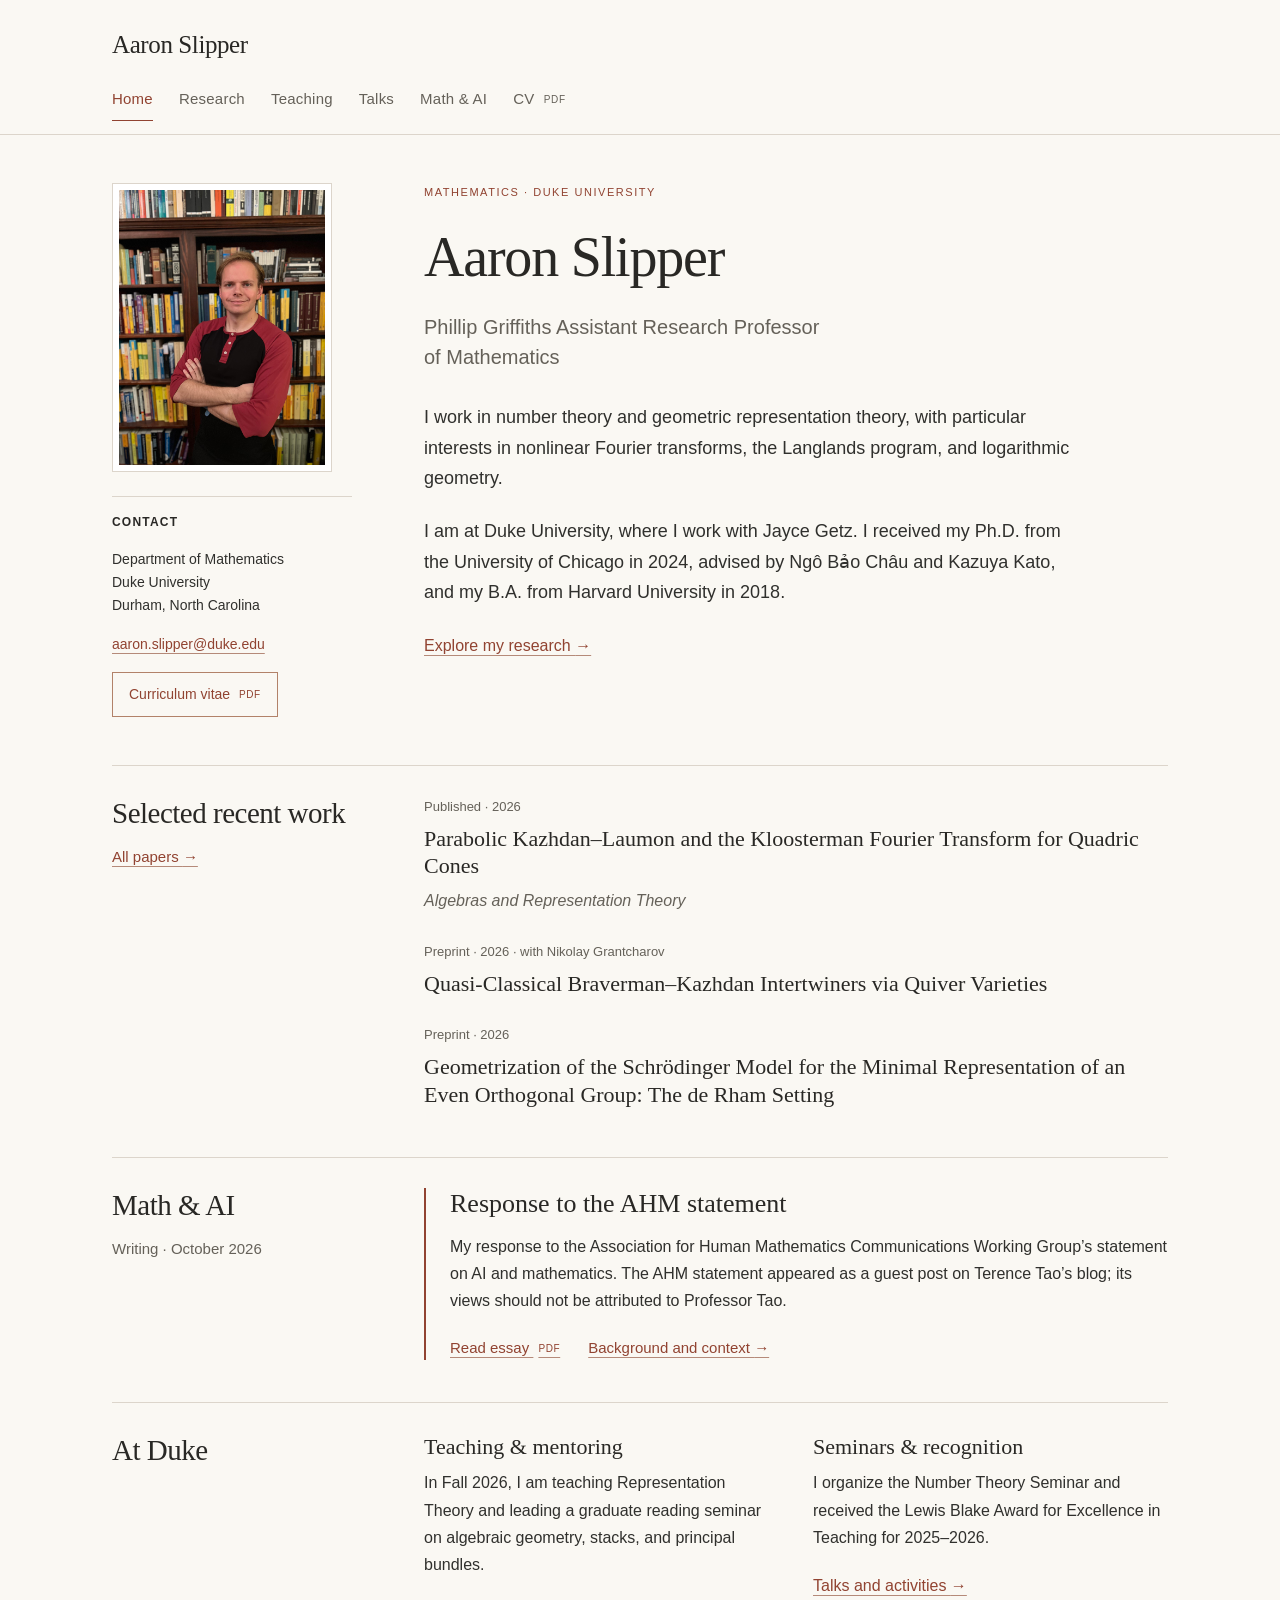
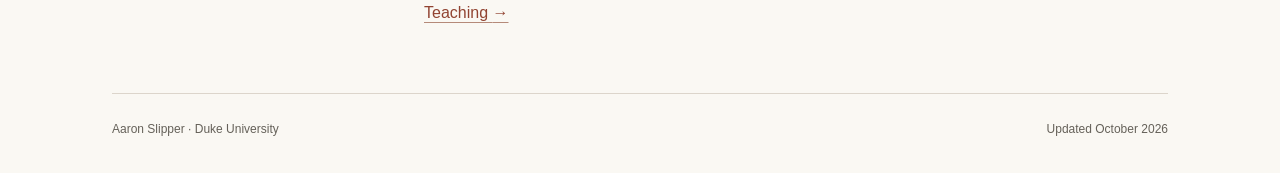
<file: index.html>
<!doctype html>
<html lang="en"><head>
<meta charset="utf-8"><meta name="viewport" content="width=device-width, initial-scale=1">
<title>Home | Aaron Slipper</title>
<meta name="description" content="Aaron Slipper, a mathematician at Duke University working in number theory, geometric representation theory, and logarithmic geometry.">
<meta name="author" content="Aaron Slipper"><meta name="theme-color" content="#914331">
<link rel="icon" href="assets/favicon.svg" type="image/svg+xml">
<link rel="stylesheet" href="assets/style.css?v=d538c97652ca">
</head><body>
<a class="skip-link" href="#main">Skip to content</a>
<header class="site-header"><div class="wrap header-inner">
<a class="wordmark" href="index.html">Aaron Slipper</a>
<nav aria-label="Main navigation"><a href="index.html" aria-current="page">Home</a><a href="research.html">Research</a><a href="teaching.html">Teaching</a><a href="talks.html">Talks</a><a href="math-and-ai.html">Math &amp; AI</a><a href="assets/aaron-slipper-cv.pdf">CV <span class="file-label">PDF</span></a></nav>
</div></header>
<main id="main" class="wrap" tabindex="-1">
<section class="hero" aria-labelledby="home-title">
<div class="hero-main">
<p class="eyebrow">Mathematics · Duke University</p>
<h1 id="home-title">Aaron Slipper</h1>
<p class="position">Phillip Griffiths Assistant Research Professor<br>of Mathematics</p>
<div class="bio">
<p>I work in number theory and geometric representation theory, with particular interests in nonlinear Fourier transforms, the Langlands program, and logarithmic geometry.</p>
<p>I am at Duke University, where I work with Jayce Getz. I received my Ph.D. from the University of Chicago in 2024, advised by Ngô Bảo Châu and Kazuya Kato, and my B.A. from Harvard University in 2018.</p>
</div>
<a class="text-link" href="research.html">Explore my research <span aria-hidden="true">→</span></a>
</div>
<div class="profile-sidebar">
<img class="profile-photo" src="assets/aaron-slipper.jpg" alt="Aaron Slipper" width="3024" height="4032" decoding="async">
<aside class="contact" aria-label="Contact and curriculum vitae">
<h2>Contact</h2><p>Department of Mathematics<br>Duke University<br>Durham, North Carolina</p>
<p><a href="mailto:aaron.slipper@duke.edu">aaron.slipper@duke.edu</a></p>
<a class="button" href="assets/aaron-slipper-cv.pdf">Curriculum vitae <span class="file-label">PDF</span></a>
</aside></div></section>
<section class="home-section" aria-labelledby="recent-heading">
<div class="section-heading"><h2 id="recent-heading">Selected recent work</h2><a href="research.html">All papers <span aria-hidden="true">→</span></a></div>
<div class="section-content"><article class="featured-paper"><p class="meta">Published · 2026</p><h3><a href="https://doi.org/10.1007/s10468-026-10405-5">Parabolic Kazhdan–Laumon and the Kloosterman Fourier Transform for Quadric Cones</a></h3><p><em>Algebras and Representation Theory</em></p></article>
<article class="featured-paper"><p class="meta">Preprint · 2026 · with Nikolay Grantcharov</p><h3><a href="https://arxiv.org/abs/2606.14637">Quasi-Classical Braverman–Kazhdan Intertwiners via Quiver Varieties</a></h3></article>
<article class="featured-paper"><p class="meta">Preprint · 2026</p><h3><a href="https://arxiv.org/abs/2604.11023">Geometrization of the Schrödinger Model for the Minimal Representation of an Even Orthogonal Group: The de Rham Setting</a></h3></article></div></section>
<section class="home-section home-essay" aria-labelledby="writing-heading">
<div class="section-heading"><h2 id="writing-heading">Math &amp; AI</h2><p class="section-note">Writing · October 2026</p></div>
<div class="section-content"><article class="featured-paper essay-feature">
<h3><a href="math-and-ai.html">Response to the AHM statement</a></h3>
<p>My response to the Association for Human Mathematics Communications Working Group’s statement on AI and mathematics. The AHM statement appeared as a guest post on Terence Tao’s blog; its views should not be attributed to Professor Tao.</p>
<div class="feature-actions"><a href="assets/math-and-ai-response-to-the-ahm.pdf">Read essay <span class="file-label">PDF</span></a><a href="math-and-ai.html">Background and context <span aria-hidden="true">→</span></a></div>
</article></div></section>
<section class="home-section" aria-labelledby="duke-heading">
<div class="section-heading"><h2 id="duke-heading">At Duke</h2></div>
<div class="section-content"><div class="duke-grid"><div><h3>Teaching &amp; mentoring</h3><p>In Fall 2026, I am teaching Representation Theory and leading a graduate reading seminar on algebraic geometry, stacks, and principal bundles.</p><a href="teaching.html">Teaching <span aria-hidden="true">→</span></a></div><div><h3>Seminars &amp; recognition</h3><p>I organize the Number Theory Seminar and received the Lewis Blake Award for Excellence in Teaching for 2025–2026.</p><a href="talks.html">Talks and activities <span aria-hidden="true">→</span></a></div></div></div></section>
</main>
<footer class="wrap site-footer"><span>Aaron Slipper · Duke University</span><span>Updated October 2026</span></footer>
</body></html>
</file>
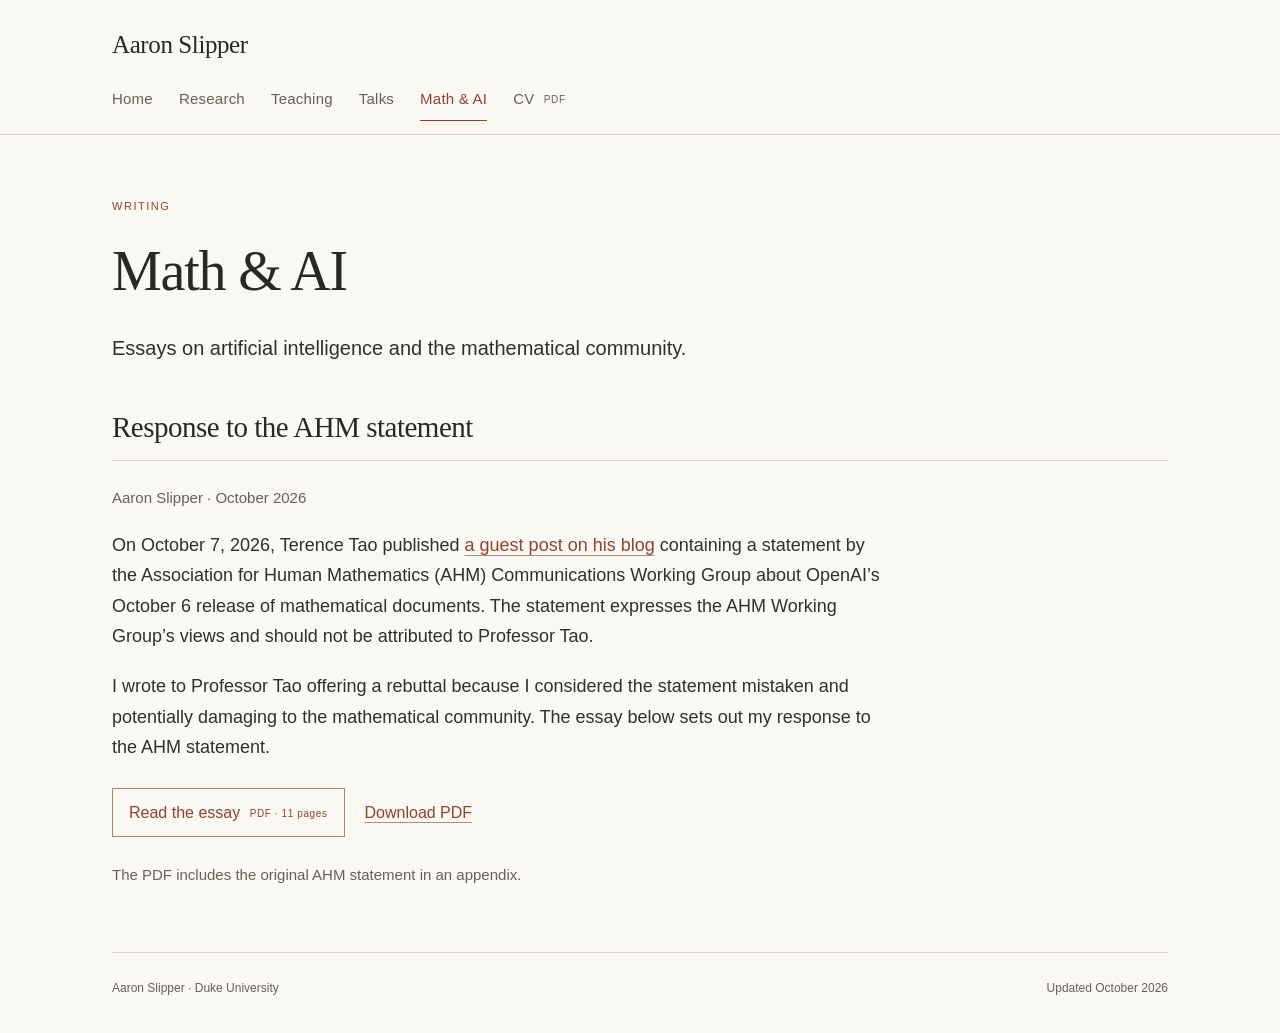
<file: math-and-ai.html>
<!doctype html>
<html lang="en"><head>
<meta charset="utf-8"><meta name="viewport" content="width=device-width, initial-scale=1">
<title>Math &amp; AI | Aaron Slipper</title>
<meta name="description" content="Writing by Aaron Slipper on artificial intelligence and mathematics, including a response to the Association for Human Mathematics.">
<meta name="author" content="Aaron Slipper"><meta name="theme-color" content="#914331">
<link rel="icon" href="assets/favicon.svg" type="image/svg+xml">
<link rel="stylesheet" href="assets/style.css?v=d538c97652ca">
</head><body>
<a class="skip-link" href="#main">Skip to content</a>
<header class="site-header"><div class="wrap header-inner">
<a class="wordmark" href="index.html">Aaron Slipper</a>
<nav aria-label="Main navigation"><a href="index.html">Home</a><a href="research.html">Research</a><a href="teaching.html">Teaching</a><a href="talks.html">Talks</a><a href="math-and-ai.html" aria-current="page">Math &amp; AI</a><a href="assets/aaron-slipper-cv.pdf">CV <span class="file-label">PDF</span></a></nav>
</div></header>
<main id="main" class="wrap" tabindex="-1"><div class="page-heading"><p class="eyebrow">Writing</p><h1>Math &amp; AI</h1><p class="lead">Essays on artificial intelligence and the mathematical community.</p></div>
<section aria-labelledby="ahm-response"><h2 id="ahm-response" class="ruled-heading">Response to the AHM statement</h2>
<p class="meta">Aaron Slipper · October 2026</p>
<p class="essay-description">On October 7, 2026, Terence Tao published <a href="https://terrytao.wordpress.com/2026/10/07/ahm-statement-on-openais-october-6-release-of-mathematical-documents/">a guest post on his blog</a> containing a statement by the Association for Human Mathematics (AHM) Communications Working Group about OpenAI’s October 6 release of mathematical documents. The statement expresses the AHM Working Group’s views and should not be attributed to Professor Tao.</p>
<p class="essay-description">I wrote to Professor Tao offering a rebuttal because I considered the statement mistaken and potentially damaging to the mathematical community. The essay below sets out my response to the AHM statement.</p>
<p class="essay-actions"><a class="button" href="assets/math-and-ai-response-to-the-ahm.pdf">Read the essay <span class="file-label">PDF · 11 pages</span></a><a href="assets/math-and-ai-response-to-the-ahm.pdf" download>Download PDF</a></p>
<p class="section-note">The PDF includes the original AHM statement in an appendix.</p></section></main>
<footer class="wrap site-footer"><span>Aaron Slipper · Duke University</span><span>Updated October 2026</span></footer>
</body></html>
</file>
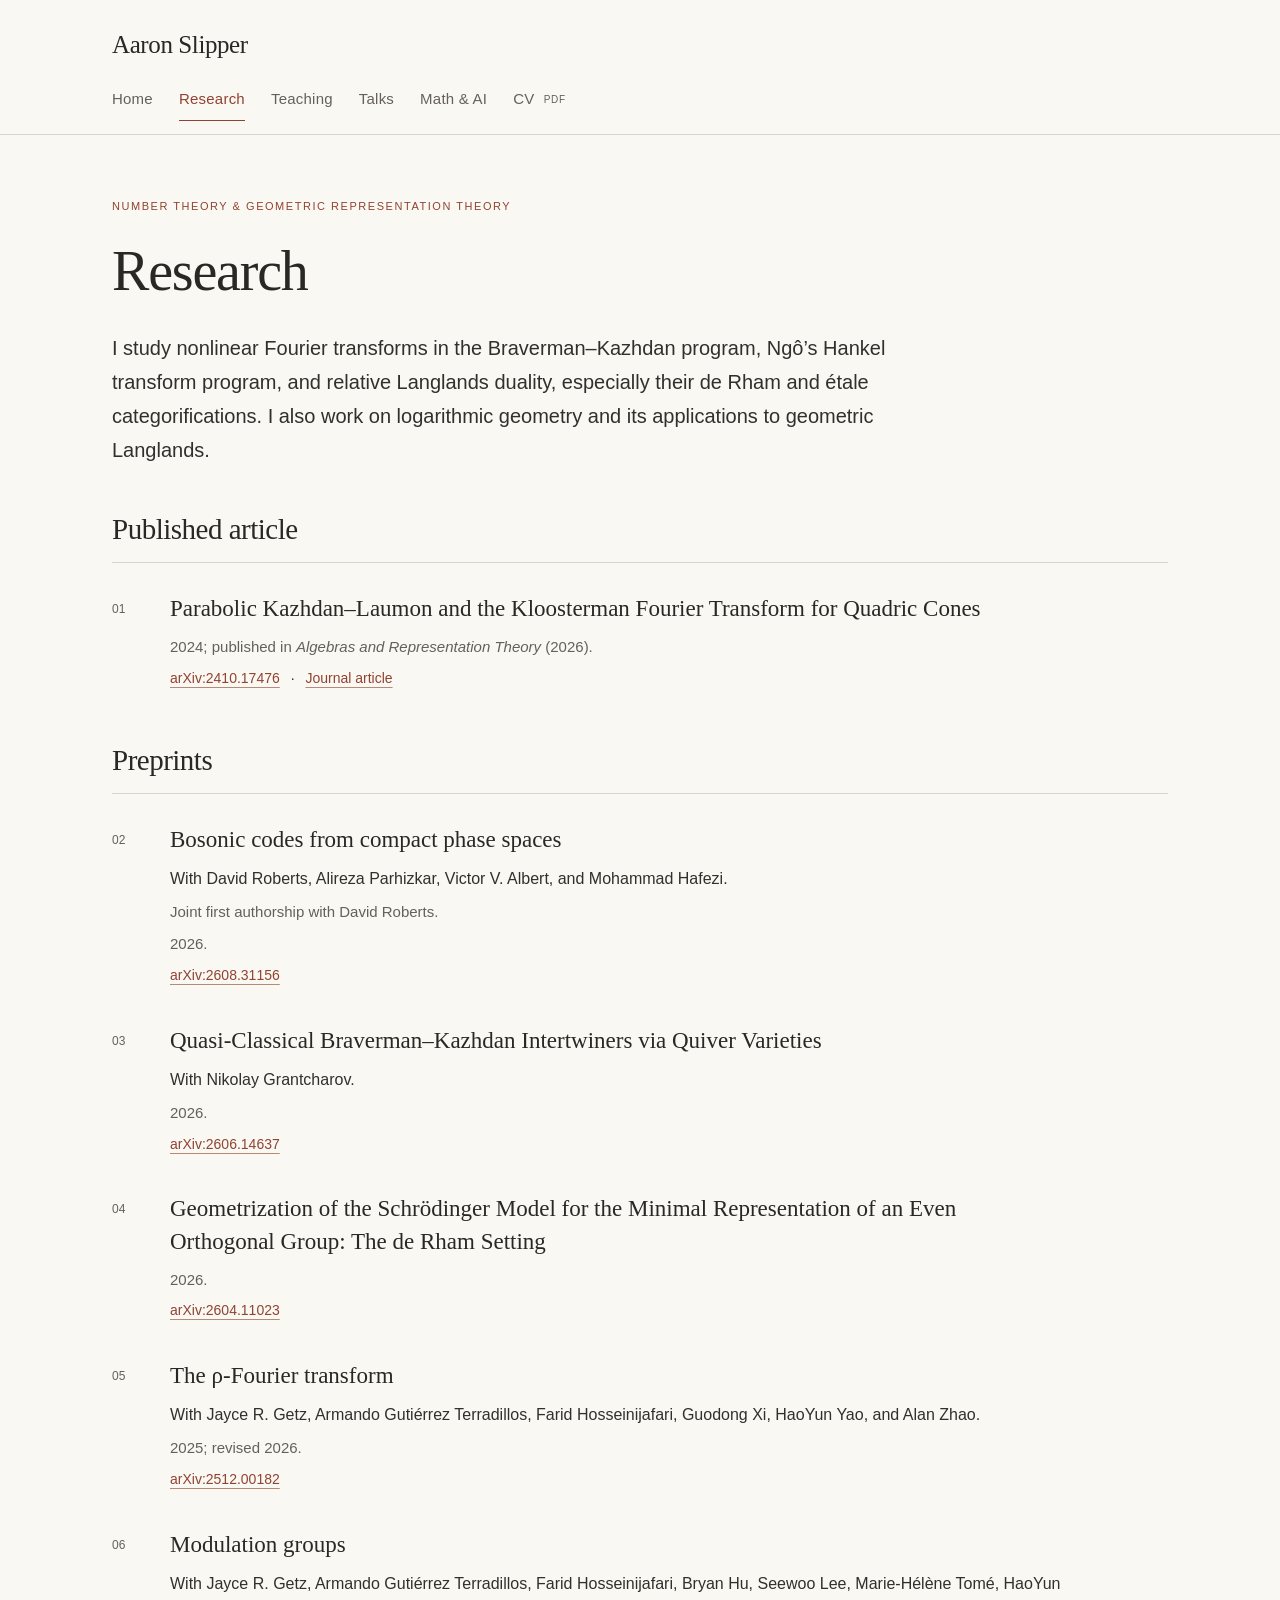
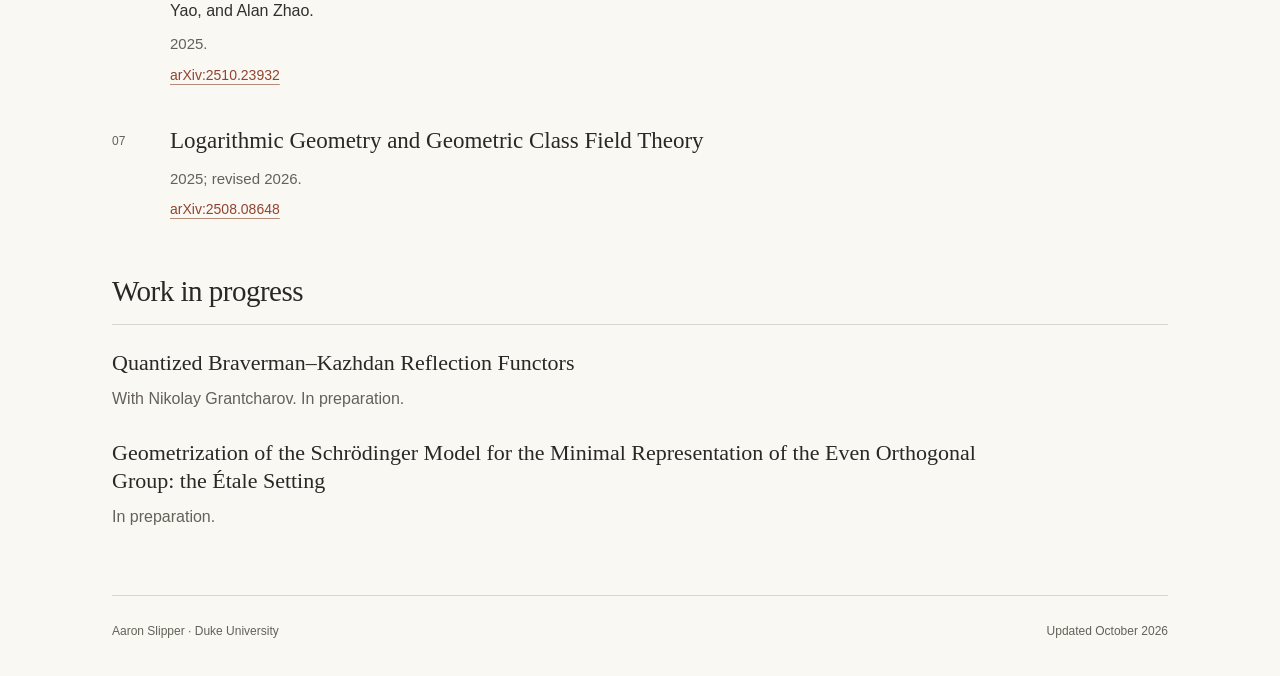
<file: research.html>
<!doctype html>
<html lang="en"><head>
<meta charset="utf-8"><meta name="viewport" content="width=device-width, initial-scale=1">
<title>Research | Aaron Slipper</title>
<meta name="description" content="Publications, preprints, and work in progress by Aaron Slipper.">
<meta name="author" content="Aaron Slipper"><meta name="theme-color" content="#914331">
<link rel="icon" href="assets/favicon.svg" type="image/svg+xml">
<link rel="stylesheet" href="assets/style.css?v=d538c97652ca">
</head><body>
<a class="skip-link" href="#main">Skip to content</a>
<header class="site-header"><div class="wrap header-inner">
<a class="wordmark" href="index.html">Aaron Slipper</a>
<nav aria-label="Main navigation"><a href="index.html">Home</a><a href="research.html" aria-current="page">Research</a><a href="teaching.html">Teaching</a><a href="talks.html">Talks</a><a href="math-and-ai.html">Math &amp; AI</a><a href="assets/aaron-slipper-cv.pdf">CV <span class="file-label">PDF</span></a></nav>
</div></header>
<main id="main" class="wrap" tabindex="-1"><div class="page-heading"><p class="eyebrow">Number theory &amp; geometric representation theory</p><h1>Research</h1><p class="lead">I study nonlinear Fourier transforms in the Braverman–Kazhdan program, Ngô’s Hankel transform program, and relative Langlands duality, especially their de Rham and étale categorifications. I also work on logarithmic geometry and its applications to geometric Langlands.</p></div><section aria-labelledby="published"><h2 id="published" class="ruled-heading">Published article</h2><article class="paper"><span class="paper-number" aria-hidden="true">01</span><div><h3><a href="https://arxiv.org/abs/2410.17476">Parabolic Kazhdan–Laumon and the Kloosterman Fourier Transform for Quadric Cones</a></h3><p class="publication">2024; published in <em>Algebras and Representation Theory</em> (2026).</p><p class="paper-links"><a href="https://arxiv.org/abs/2410.17476">arXiv:2410.17476</a> <span aria-hidden="true">·</span> <a href="https://doi.org/10.1007/s10468-026-10405-5">Journal article</a></p></div></article></section><section aria-labelledby="preprints"><h2 id="preprints" class="ruled-heading">Preprints</h2><article class="paper"><span class="paper-number" aria-hidden="true">02</span><div><h3><a href="https://arxiv.org/abs/2608.31156">Bosonic codes from compact phase spaces</a></h3><p class="coauthors">With David Roberts, Alireza Parhizkar, Victor V. Albert, and Mohammad Hafezi.</p><p class="paper-note">Joint first authorship with David Roberts.</p><p class="publication">2026.</p><p class="paper-links"><a href="https://arxiv.org/abs/2608.31156">arXiv:2608.31156</a></p></div></article><article class="paper"><span class="paper-number" aria-hidden="true">03</span><div><h3><a href="https://arxiv.org/abs/2606.14637">Quasi-Classical Braverman–Kazhdan Intertwiners via Quiver Varieties</a></h3><p class="coauthors">With Nikolay Grantcharov.</p><p class="publication">2026.</p><p class="paper-links"><a href="https://arxiv.org/abs/2606.14637">arXiv:2606.14637</a></p></div></article><article class="paper"><span class="paper-number" aria-hidden="true">04</span><div><h3><a href="https://arxiv.org/abs/2604.11023">Geometrization of the Schrödinger Model for the Minimal Representation of an Even Orthogonal Group: The de Rham Setting</a></h3><p class="publication">2026.</p><p class="paper-links"><a href="https://arxiv.org/abs/2604.11023">arXiv:2604.11023</a></p></div></article><article class="paper"><span class="paper-number" aria-hidden="true">05</span><div><h3><a href="https://arxiv.org/abs/2512.00182">The ρ-Fourier transform</a></h3><p class="coauthors">With Jayce R. Getz, Armando Gutiérrez Terradillos, Farid Hosseinijafari, Guodong Xi, HaoYun Yao, and Alan Zhao.</p><p class="publication">2025; revised 2026.</p><p class="paper-links"><a href="https://arxiv.org/abs/2512.00182">arXiv:2512.00182</a></p></div></article><article class="paper"><span class="paper-number" aria-hidden="true">06</span><div><h3><a href="https://arxiv.org/abs/2510.23932">Modulation groups</a></h3><p class="coauthors">With Jayce R. Getz, Armando Gutiérrez Terradillos, Farid Hosseinijafari, Bryan Hu, Seewoo Lee, Marie-Hélène Tomé, HaoYun Yao, and Alan Zhao.</p><p class="publication">2025.</p><p class="paper-links"><a href="https://arxiv.org/abs/2510.23932">arXiv:2510.23932</a></p></div></article><article class="paper"><span class="paper-number" aria-hidden="true">07</span><div><h3><a href="https://arxiv.org/abs/2508.08648">Logarithmic Geometry and Geometric Class Field Theory</a></h3><p class="publication">2025; revised 2026.</p><p class="paper-links"><a href="https://arxiv.org/abs/2508.08648">arXiv:2508.08648</a></p></div></article></section><section aria-labelledby="progress"><h2 id="progress" class="ruled-heading">Work in progress</h2><article class="work-in-progress"><h3>Quantized Braverman–Kazhdan Reflection Functors</h3><p>With Nikolay Grantcharov. In preparation.</p></article><article class="work-in-progress"><h3>Geometrization of the Schrödinger Model for the Minimal Representation of the Even Orthogonal Group: the Étale Setting</h3><p>In preparation.</p></article></section></main>
<footer class="wrap site-footer"><span>Aaron Slipper · Duke University</span><span>Updated October 2026</span></footer>
</body></html>
</file>
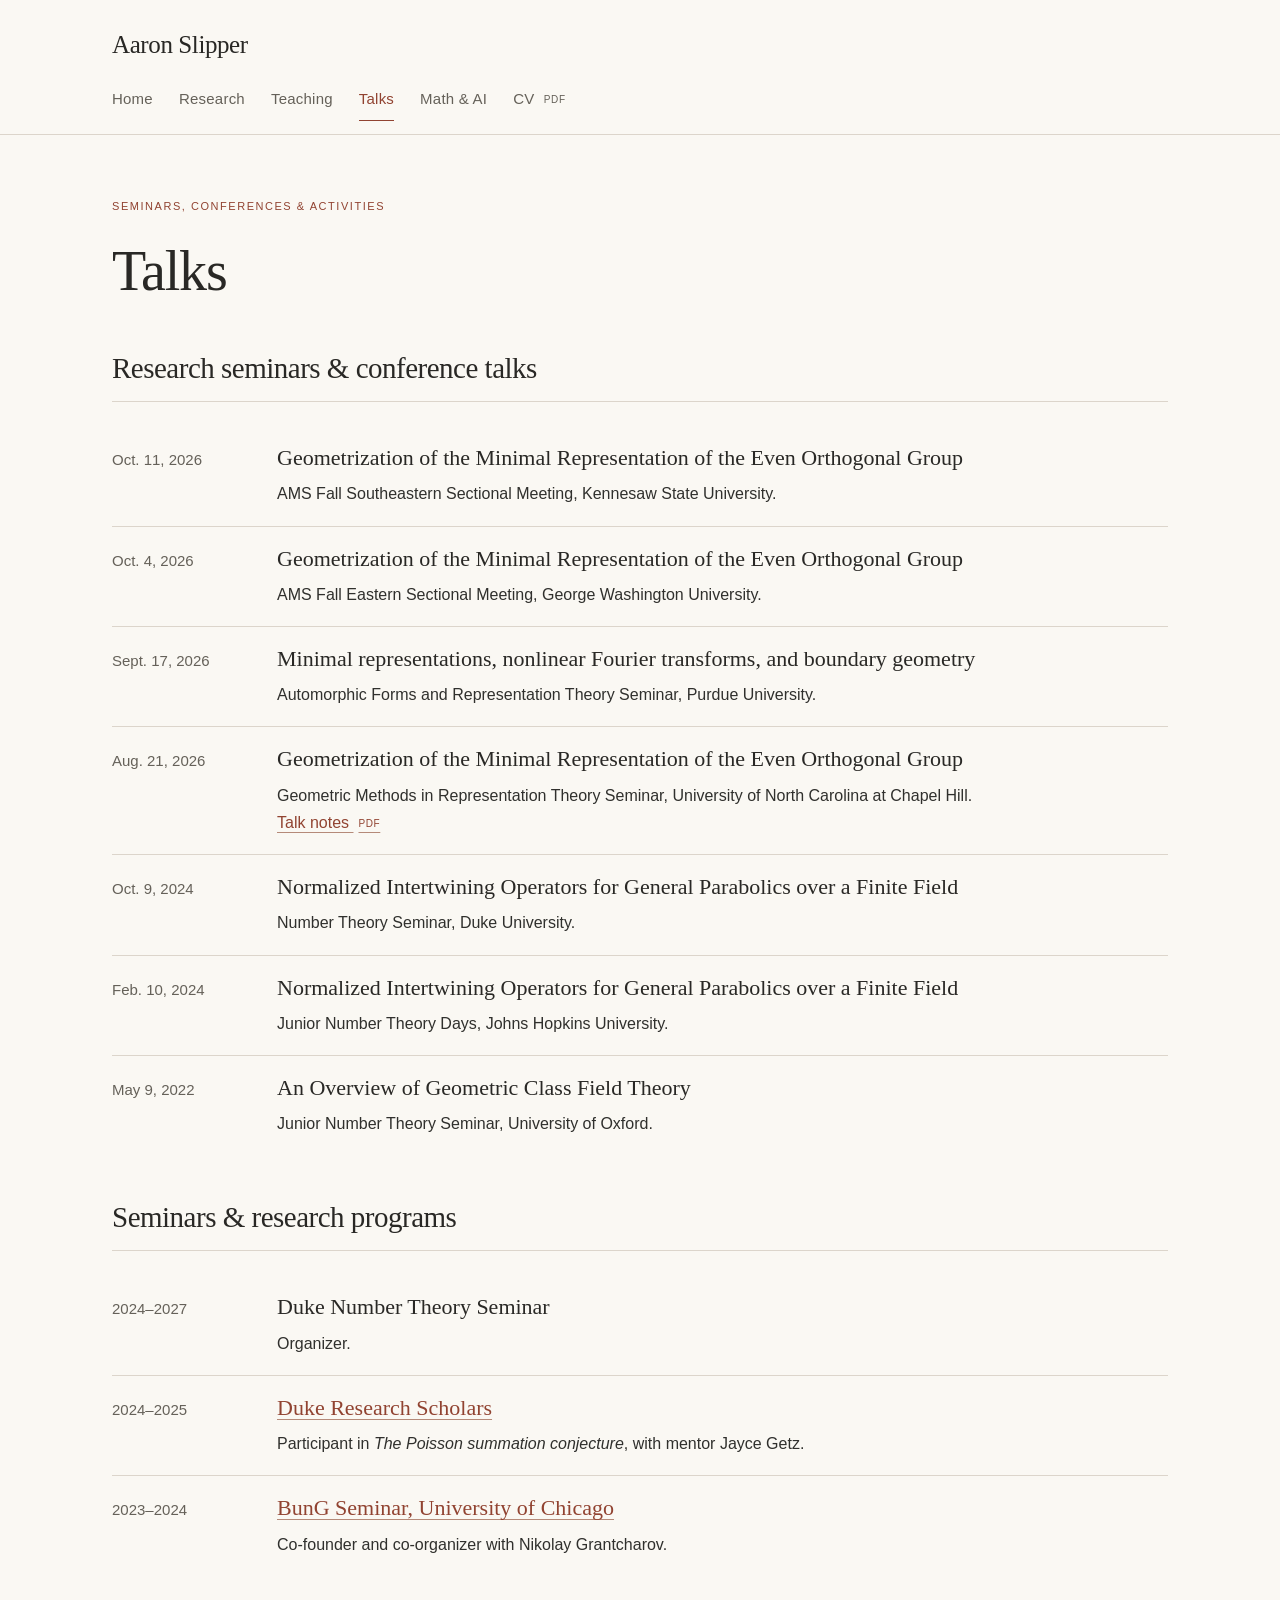
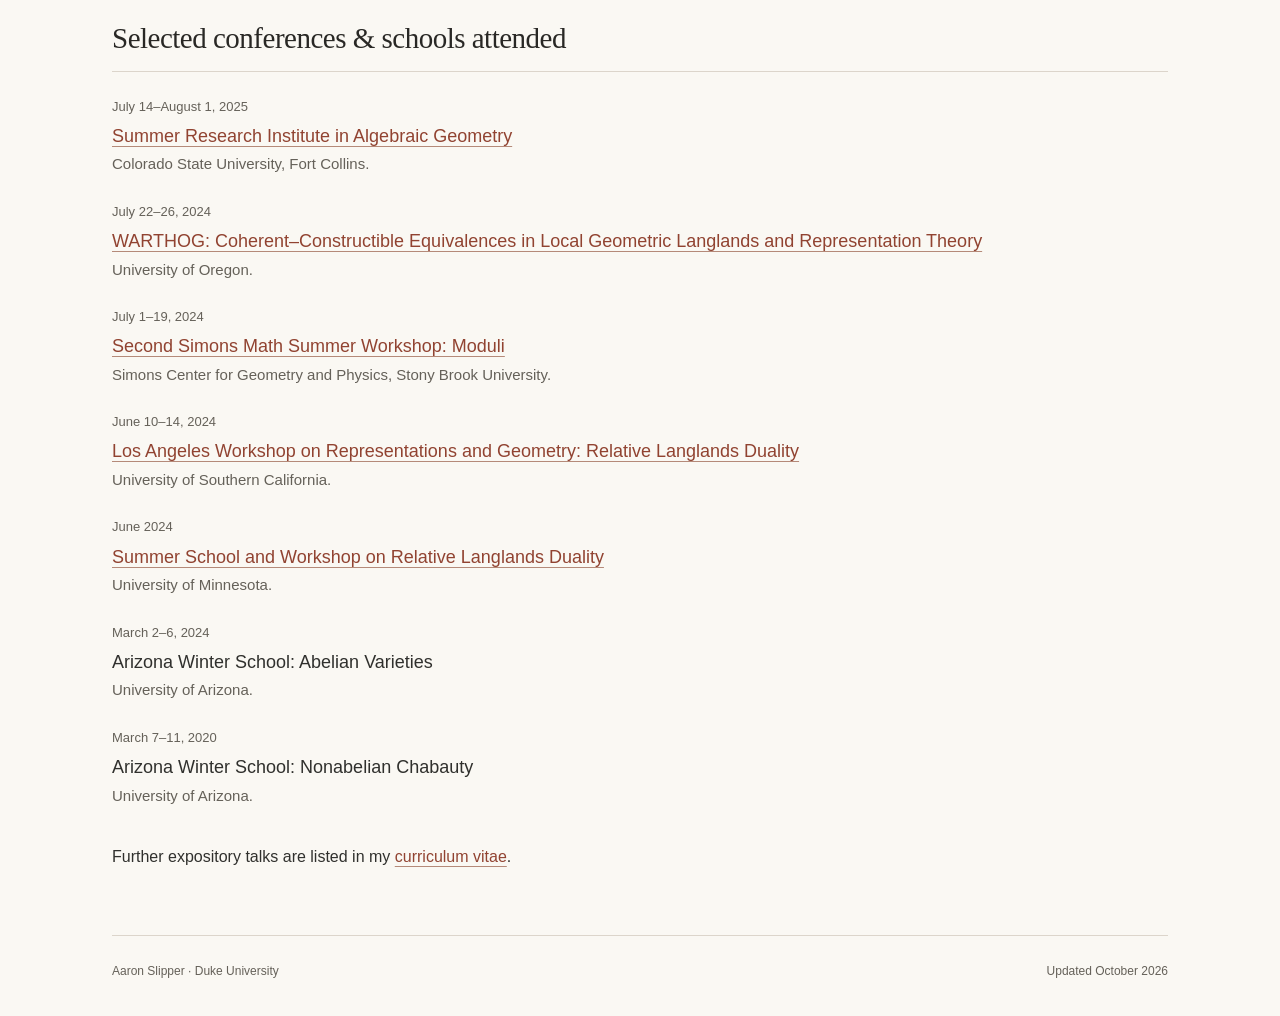
<file: talks.html>
<!doctype html>
<html lang="en"><head>
<meta charset="utf-8"><meta name="viewport" content="width=device-width, initial-scale=1">
<title>Talks | Aaron Slipper</title>
<meta name="description" content="Research talks, seminar organization, and selected conferences attended by Aaron Slipper.">
<meta name="author" content="Aaron Slipper"><meta name="theme-color" content="#914331">
<link rel="icon" href="assets/favicon.svg" type="image/svg+xml">
<link rel="stylesheet" href="assets/style.css?v=d538c97652ca">
</head><body>
<a class="skip-link" href="#main">Skip to content</a>
<header class="site-header"><div class="wrap header-inner">
<a class="wordmark" href="index.html">Aaron Slipper</a>
<nav aria-label="Main navigation"><a href="index.html">Home</a><a href="research.html">Research</a><a href="teaching.html">Teaching</a><a href="talks.html" aria-current="page">Talks</a><a href="math-and-ai.html">Math &amp; AI</a><a href="assets/aaron-slipper-cv.pdf">CV <span class="file-label">PDF</span></a></nav>
</div></header>
<main id="main" class="wrap" tabindex="-1"><div class="page-heading"><p class="eyebrow">Seminars, conferences &amp; activities</p><h1>Talks</h1></div><section aria-labelledby="research-talks"><h2 id="research-talks" class="ruled-heading">Research seminars &amp; conference talks</h2><article class="dated-entry talk"><p class="date">Oct. 11, 2026</p><div><h3><a href="https://meetings.ams.org/math/fall2026se/meetingapp.cgi/Paper/63261">Geometrization of the Minimal Representation of the Even Orthogonal Group</a></h3><p>AMS Fall Southeastern Sectional Meeting, Kennesaw State University.</p></div></article><article class="dated-entry talk"><p class="date">Oct. 4, 2026</p><div><h3><a href="https://meetings.ams.org/math/fall2026e/meetingapp.cgi/Paper/63264">Geometrization of the Minimal Representation of the Even Orthogonal Group</a></h3><p>AMS Fall Eastern Sectional Meeting, George Washington University.</p></div></article><article class="dated-entry talk"><p class="date">Sept. 17, 2026</p><div><h3>Minimal representations, nonlinear Fourier transforms, and boundary geometry</h3><p>Automorphic Forms and Representation Theory Seminar, Purdue University.</p></div></article><article class="dated-entry talk"><p class="date">Aug. 21, 2026</p><div><h3><a href="https://math.unc.edu/event/geometric-methods-in-representation-theory-seminar-aaron-slipper-duke-university/">Geometrization of the Minimal Representation of the Even Orthogonal Group</a></h3><p>Geometric Methods in Representation Theory Seminar, University of North Carolina at Chapel Hill.</p><p><a href="https://representation.web.unc.edu/wp-content/uploads/sites/11453/2026/08/Final-Draft-of-Notes-on-the-Quadric-Cone.pdf">Talk notes <span class="file-label">PDF</span></a></p></div></article><article class="dated-entry talk"><p class="date">Oct. 9, 2024</p><div><h3><a href="https://services.math.duke.edu/mcal?abstract-13153">Normalized Intertwining Operators for General Parabolics over a Finite Field</a></h3><p>Number Theory Seminar, Duke University.</p></div></article><article class="dated-entry talk"><p class="date">Feb. 10, 2024</p><div><h3><a href="https://math.jhu.edu/~sakellar/JNTD2324/schedule.html">Normalized Intertwining Operators for General Parabolics over a Finite Field</a></h3><p>Junior Number Theory Days, Johns Hopkins University.</p></div></article><article class="dated-entry talk"><p class="date">May 9, 2022</p><div><h3><a href="https://www.maths.ox.ac.uk/node/60351">An Overview of Geometric Class Field Theory</a></h3><p>Junior Number Theory Seminar, University of Oxford.</p></div></article></section><section aria-labelledby="organizing"><h2 id="organizing" class="ruled-heading">Seminars &amp; research programs</h2><article class="dated-entry "><p class="date">2024–2027</p><div><h3>Duke Number Theory Seminar</h3><p>Organizer.</p></div></article><article class="dated-entry "><p class="date">2024–2025</p><div><h3><a href="https://sites.duke.edu/ntdrs/2024-the-poisson-summation-conjecture/">Duke Research Scholars</a></h3><p>Participant in <em>The Poisson summation conjecture</em>, with mentor Jayce Getz.</p></div></article><article class="dated-entry "><p class="date">2023–2024</p><div><h3><a href="https://math.uchicago.edu/~bundles/">BunG Seminar, University of Chicago</a></h3><p>Co-founder and co-organizer with Nikolay Grantcharov.</p></div></article></section><section aria-labelledby="conferences"><h2 id="conferences" class="ruled-heading">Selected conferences &amp; schools attended</h2><ul class="event-list"><li><span class="meta">July 14–August 1, 2025</span><a href="https://sites.google.com/view/2025summerinstitute/home">Summer Research Institute in Algebraic Geometry</a><span>Colorado State University, Fort Collins.</span></li><li><span class="meta">July 22–26, 2024</span><a href="https://pages.uoregon.edu/belias/WARTHOG/CohVsCon/">WARTHOG: Coherent–Constructible Equivalences in Local Geometric Langlands and Representation Theory</a><span>University of Oregon.</span></li><li><span class="meta">July 1–19, 2024</span><a href="https://scgp.stonybrook.edu/archives/41260">Second Simons Math Summer Workshop: Moduli</a><span>Simons Center for Geometry and Physics, Stony Brook University.</span></li><li><span class="meta">June 10–14, 2024</span><a href="https://sites.google.com/view/lawrge2024">Los Angeles Workshop on Representations and Geometry: Relative Langlands Duality</a><span>University of Southern California.</span></li><li><span class="meta">June 2024</span><a href="https://cse.umn.edu/math/events/summer-school-and-workshop-relative-langlands-duality">Summer School and Workshop on Relative Langlands Duality</a><span>University of Minnesota.</span></li><li><span class="meta">March 2–6, 2024</span><strong>Arizona Winter School: Abelian Varieties</strong><span>University of Arizona.</span></li><li><span class="meta">March 7–11, 2020</span><strong>Arizona Winter School: Nonabelian Chabauty</strong><span>University of Arizona.</span></li></ul></section><p class="cv-note">Further expository talks are listed in my <a href="assets/aaron-slipper-cv.pdf">curriculum vitae</a>.</p></main>
<footer class="wrap site-footer"><span>Aaron Slipper · Duke University</span><span>Updated October 2026</span></footer>
</body></html>
</file>
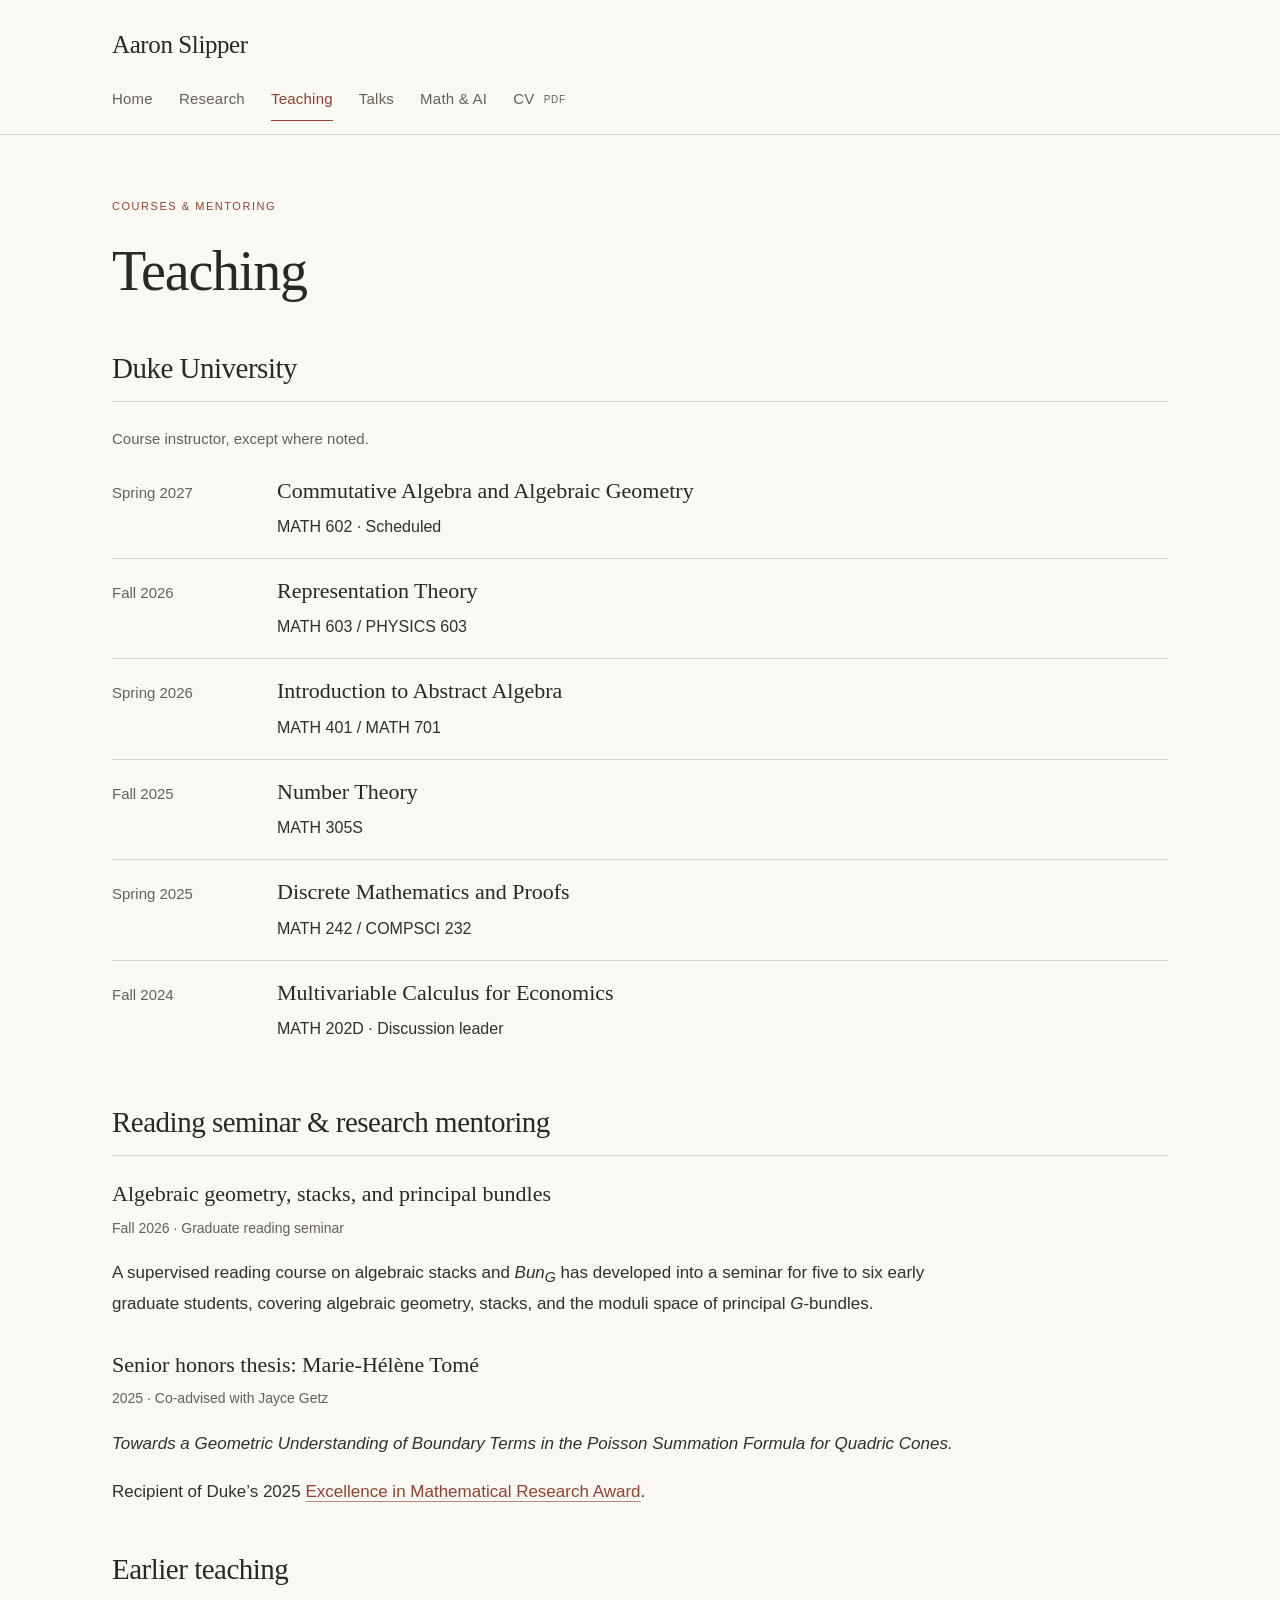
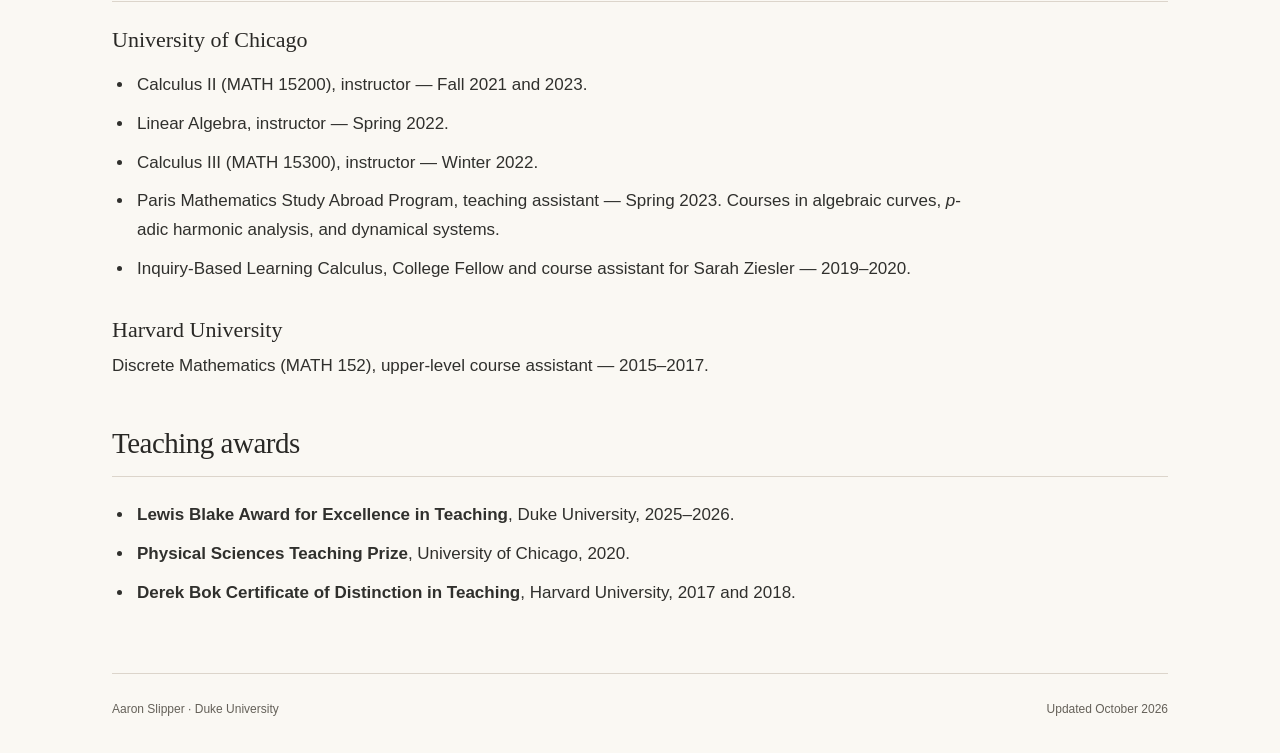
<file: teaching.html>
<!doctype html>
<html lang="en"><head>
<meta charset="utf-8"><meta name="viewport" content="width=device-width, initial-scale=1">
<title>Teaching | Aaron Slipper</title>
<meta name="description" content="Courses, graduate reading seminars, research mentoring, and teaching awards.">
<meta name="author" content="Aaron Slipper"><meta name="theme-color" content="#914331">
<link rel="icon" href="assets/favicon.svg" type="image/svg+xml">
<link rel="stylesheet" href="assets/style.css?v=d538c97652ca">
</head><body>
<a class="skip-link" href="#main">Skip to content</a>
<header class="site-header"><div class="wrap header-inner">
<a class="wordmark" href="index.html">Aaron Slipper</a>
<nav aria-label="Main navigation"><a href="index.html">Home</a><a href="research.html">Research</a><a href="teaching.html" aria-current="page">Teaching</a><a href="talks.html">Talks</a><a href="math-and-ai.html">Math &amp; AI</a><a href="assets/aaron-slipper-cv.pdf">CV <span class="file-label">PDF</span></a></nav>
</div></header>
<main id="main" class="wrap" tabindex="-1"><div class="page-heading"><p class="eyebrow">Courses &amp; mentoring</p><h1>Teaching</h1></div><section aria-labelledby="duke-courses"><h2 id="duke-courses" class="ruled-heading">Duke University</h2><p class="section-note">Course instructor, except where noted.</p><article class="dated-entry "><p class="date">Spring 2027</p><div><h3>Commutative Algebra and Algebraic Geometry</h3><p>MATH 602 · Scheduled</p></div></article><article class="dated-entry "><p class="date">Fall 2026</p><div><h3>Representation Theory</h3><p>MATH 603 / PHYSICS 603</p></div></article><article class="dated-entry "><p class="date">Spring 2026</p><div><h3>Introduction to Abstract Algebra</h3><p>MATH 401 / MATH 701</p></div></article><article class="dated-entry "><p class="date">Fall 2025</p><div><h3>Number Theory</h3><p>MATH 305S</p></div></article><article class="dated-entry "><p class="date">Spring 2025</p><div><h3>Discrete Mathematics and Proofs</h3><p>MATH 242 / COMPSCI 232</p></div></article><article class="dated-entry "><p class="date">Fall 2024</p><div><h3>Multivariable Calculus for Economics</h3><p>MATH 202D · Discussion leader</p></div></article></section><section aria-labelledby="mentoring"><h2 id="mentoring" class="ruled-heading">Reading seminar &amp; research mentoring</h2>
<article class="mentoring"><h3>Algebraic geometry, stacks, and principal bundles</h3><p class="meta">Fall 2026 · Graduate reading seminar</p><p>A supervised reading course on algebraic stacks and <span class="math">Bun<sub>G</sub></span> has developed into a seminar for five to six early graduate students, covering algebraic geometry, stacks, and the moduli space of principal <span class="math">G</span>-bundles.</p></article>
<article class="mentoring"><h3>Senior honors thesis: Marie-Hélène Tomé</h3><p class="meta">2025 · Co-advised with Jayce Getz</p><p><em>Towards a Geometric Understanding of Boundary Terms in the Poisson Summation Formula for Quadric Cones.</em></p><p>Recipient of Duke’s 2025 <a href="https://math.duke.edu/excellence-research-award">Excellence in Mathematical Research Award</a>.</p></article></section><section aria-labelledby="earlier"><h2 id="earlier" class="ruled-heading">Earlier teaching</h2>
<article class="mentoring"><h3>University of Chicago</h3><ul class="simple-list">
<li>Calculus II (MATH 15200), instructor — Fall 2021 and 2023.</li>
<li>Linear Algebra, instructor — Spring 2022.</li>
<li>Calculus III (MATH 15300), instructor — Winter 2022.</li>
<li>Paris Mathematics Study Abroad Program, teaching assistant — Spring 2023. Courses in algebraic curves, <span class="math">p</span>-adic harmonic analysis, and dynamical systems.</li>
<li>Inquiry-Based Learning Calculus, College Fellow and course assistant for Sarah Ziesler — 2019–2020.</li></ul></article>
<article class="mentoring"><h3>Harvard University</h3><p>Discrete Mathematics (MATH 152), upper-level course assistant — 2015–2017.</p></article></section><section aria-labelledby="awards"><h2 id="awards" class="ruled-heading">Teaching awards</h2><ul class="simple-list"><li><strong>Lewis Blake Award for Excellence in Teaching</strong>, Duke University, 2025–2026.</li><li><strong>Physical Sciences Teaching Prize</strong>, University of Chicago, 2020.</li><li><strong>Derek Bok Certificate of Distinction in Teaching</strong>, Harvard University, 2017 and 2018.</li></ul></section></main>
<footer class="wrap site-footer"><span>Aaron Slipper · Duke University</span><span>Updated October 2026</span></footer>
</body></html>
</file>
<file: assets/style.css>
:root{color-scheme:light;--paper:#faf8f3;--ink:#30302d;--heading:#292825;--accent:#914331;--muted:#656159;--line:#dcd5cb;--wash:#f0e8df;--serif:Georgia,"Times New Roman",serif;--sans:-apple-system,BlinkMacSystemFont,"Segoe UI",Arial,sans-serif}
*{box-sizing:border-box}
html{font-size:18px}
body{margin:0;background:var(--paper);color:var(--ink);font-family:var(--sans);line-height:1.7;-webkit-font-smoothing:antialiased}
a{color:var(--accent);text-decoration-color:#b58a79;text-underline-offset:4px;text-decoration-thickness:1px}
a:hover{color:var(--heading);text-decoration-color:currentColor}
a:focus-visible{outline:2px solid var(--accent);outline-offset:5px;border-radius:1px}
.wrap{width:min(1056px,calc(100% - 80px));margin-inline:auto}
.site-header{border-bottom:1px solid var(--line)}
.header-inner{display:flex;flex-direction:column;align-items:flex-start;gap:10px;padding-block:24px 14px}
.wordmark{font-family:var(--serif);font-weight:normal;font-size:25px;color:var(--heading);text-decoration:none;letter-spacing:-.4px}
nav{display:flex;flex-wrap:wrap;align-items:center;gap:26px;font-size:15px;letter-spacing:.015em}
nav a{color:var(--muted);text-decoration:none;padding-block:9px}
nav a:hover{text-decoration:underline}
nav a[aria-current]{color:var(--accent);box-shadow:0 1px var(--accent)}
.file-label{font-family:Arial,Helvetica,sans-serif;font-size:10px;letter-spacing:.06em;vertical-align:middle;margin-left:5px}
.skip-link{position:absolute;top:-90px;left:20px;z-index:5;padding:12px;background:white}
.skip-link:focus{top:10px}
h1,h2,h3,p{margin-top:0}
h1,h2,h3{font-family:var(--serif);color:var(--heading);font-weight:normal;line-height:1.24}
h1{font-size:clamp(42px,4.8vw,56px);letter-spacing:-1.2px;margin-bottom:20px}
h2{font-size:29px;letter-spacing:-.5px;margin-bottom:25px}
h3{font-size:22px;margin-bottom:9px}
p{margin-bottom:19px}
.eyebrow{font-family:var(--sans);color:var(--accent);font-size:11px;line-height:1.7;letter-spacing:.14em;text-transform:uppercase;margin-bottom:21px}
.hero{display:grid;grid-template-columns:240px minmax(0,1fr);grid-template-areas:"profile introduction";column-gap:72px;padding-top:48px;padding-bottom:48px}
.hero-main{grid-area:introduction;min-width:0}
.position{font-size:20px;color:var(--muted);line-height:1.5;margin-bottom:30px}
.bio{max-width:650px}
.bio p{margin-bottom:22px}
.text-link{font-size:16px}
.profile-sidebar{grid-area:profile;align-self:start;min-width:0}
.profile-photo{display:block;width:220px;max-width:100%;height:auto;margin-bottom:24px;padding:6px;border:1px solid var(--line);background:#fff}
.profile-sidebar .contact{margin-top:0}
.contact{border-top:1px solid var(--line);align-self:start;margin-top:60px;padding-top:18px;font-size:14px;line-height:1.65}
.contact h2{font-family:var(--sans);font-size:12px;font-weight:600;letter-spacing:.1em;text-transform:uppercase;margin-bottom:18px}
.contact p{margin-bottom:16px}
.contact a{overflow-wrap:anywhere}
.button{display:inline-block;border:1px solid #b28269;color:var(--accent);text-decoration:none;padding:10px 16px}
.button:hover{background:var(--wash)}
.home-section{display:grid;grid-template-columns:240px minmax(0,1fr);gap:72px;border-top:1px solid var(--line);padding-top:30px;margin-bottom:42px}
.section-content{min-width:0}
.home-section .section-heading{flex-direction:column;align-items:flex-start;justify-content:flex-start;gap:12px}
.home-section .section-heading h2{margin-bottom:0}
.home-section .featured-paper:last-child{margin-bottom:0}
.home-essay .essay-feature{padding-left:24px;border-left:2px solid var(--accent)}
.home-essay .featured-paper h3{font-size:26px;margin-bottom:13px}
.home-essay .featured-paper p{color:var(--ink)}
.feature-actions{display:flex;flex-wrap:wrap;gap:10px 28px;margin-top:20px;font-size:15px}
.section-heading{display:flex;align-items:baseline;justify-content:space-between;gap:20px}
.section-heading>a{font-size:15px;white-space:nowrap}
.featured-paper{margin-bottom:27px;max-width:870px}
.featured-paper h3{font-size:22px;margin-bottom:7px}
.featured-paper h3 a,.paper h3 a,.talk h3 a{color:var(--heading);text-decoration:none}
.featured-paper h3 a:hover,.paper h3 a:hover,.talk h3 a:hover{text-decoration:underline}
.featured-paper p{font-size:16px;color:var(--muted);margin-bottom:7px}
.meta,.date,.section-note,.publication,.paper-note{color:var(--muted);font-size:15px}
.featured-paper .meta{font-size:13px}
.duke-grid{display:grid;grid-template-columns:minmax(0,1fr) minmax(0,1fr);gap:34px}
.duke-grid h3{font-size:22px}
.duke-grid p,.duke-grid a{font-size:16px}
.page-heading{padding-top:62px;margin-bottom:43px}
.page-heading h1{margin-bottom:25px}
.page-heading .lead{max-width:830px;font-size:20px;line-height:1.7}
.ruled-heading{border-bottom:1px solid var(--line);padding-bottom:14px;margin-top:45px;margin-bottom:24px}
.paper{display:grid;grid-template-columns:38px minmax(0,1fr);column-gap:20px;margin-block:30px;max-width:950px}
.paper-number{color:var(--muted);font-family:Arial,Helvetica,sans-serif;font-size:12px;padding-top:6px}
.paper h3{font-size:23px;line-height:1.4}
.paper p{margin-bottom:7px}
.coauthors{font-size:16px}
.paper-links{font-size:14px}
.paper-links span{margin-inline:7px}
.work-in-progress{max-width:900px;margin-bottom:27px}
.work-in-progress p{font-size:16px;color:var(--muted)}
.dated-entry{display:grid;grid-template-columns:140px minmax(0,1fr);gap:25px;padding-block:18px;border-bottom:1px solid var(--line)}
.dated-entry:last-child{border-bottom:0}
.dated-entry .date{margin-bottom:0;padding-top:3px;color:var(--muted);font-size:15px}
.dated-entry h3{font-size:22px}
.dated-entry p{margin-bottom:0;font-size:16px}
.section-note{margin-bottom:7px}
.mentoring{margin-bottom:32px;max-width:850px}
.mentoring p,.simple-list{font-size:17px}
.mentoring .meta{font-size:14px}
.simple-list{padding-left:22px}
.simple-list li{margin-block:10px;padding-left:3px}
.math{font-style:italic}
.event-list{list-style:none;padding:0}
.event-list li{margin-bottom:24px}
.event-list li>*{display:block}
.event-list li>a,.event-list li>strong{font-size:18px;font-weight:normal}
.event-list li>span{font-size:15px;color:var(--muted)}
.event-list .meta{font-size:13px;margin-bottom:3px}
.cv-note{margin-top:35px;font-size:16px}
.site-footer{border-top:1px solid var(--line);padding-block:25px 34px;margin-top:65px;display:flex;justify-content:space-between;gap:20px;font-size:12px;color:var(--muted)}
@media(max-width:780px){
.wrap{width:calc(100% - 42px)}.header-inner{align-items:flex-start;flex-direction:column;gap:7px;padding-block:18px 16px}
nav{gap:12px 24px;flex-wrap:wrap;font-size:15px}.hero{grid-template-columns:1fr;grid-template-areas:"introduction" "profile";padding-top:36px;padding-bottom:34px;gap:28px}
.home-section{grid-template-columns:1fr;gap:20px}
.home-section .section-heading{flex-direction:row;align-items:baseline;justify-content:space-between;flex-wrap:wrap;gap:10px 20px}
.profile-sidebar{display:grid;grid-template-columns:120px minmax(0,1fr);gap:24px}
.profile-sidebar .contact{border-top:0;padding-top:0}
.home-essay .essay-feature{padding-left:18px}
.home-section .section-heading h2{max-width:none}
.profile-photo{width:120px;margin-bottom:0}
.contact{margin-top:10px;max-width:400px;width:100%}.contact h2{font-size:12px}.contact p{margin-bottom:14px}
.position{font-size:19px}.duke-grid{gap:30px}.page-heading{padding-top:42px}.page-heading .lead{font-size:18px}}
@media(max-width:480px){
html{font-size:17px}nav{gap:20px}.wordmark{font-size:22px}h1{letter-spacing:-1px}h2{font-size:26px}
.hero{padding-top:30px}.duke-grid{grid-template-columns:1fr;gap:25px}.section-heading{align-items:flex-start}
.profile-sidebar{grid-template-columns:96px minmax(0,1fr);gap:18px}.profile-photo{width:96px;padding:4px}
.contact .button{padding:8px 10px;font-size:13px}
.home-essay .featured-paper h3{font-size:24px}
.section-heading h2{max-width:205px}.dated-entry{grid-template-columns:1fr;gap:6px}
.paper{grid-template-columns:25px minmax(0,1fr);gap:10px}.paper h3{font-size:21px}.paper-links{font-size:13px}
.site-footer{flex-direction:column;gap:4px}}
@media print{
.site-header,.skip-link,.site-footer{display:none}.wrap{width:100%}body{background:white;font-size:11pt}
.hero,.page-heading{padding-top:0}a{color:inherit}h1{font-size:30pt}.paper,.dated-entry{break-inside:avoid}}


.essay-description{max-width:780px}.essay-actions{display:flex;align-items:center;flex-wrap:wrap;gap:20px;margin-block:25px}.essay-actions>a{font-size:16px}
</file>
